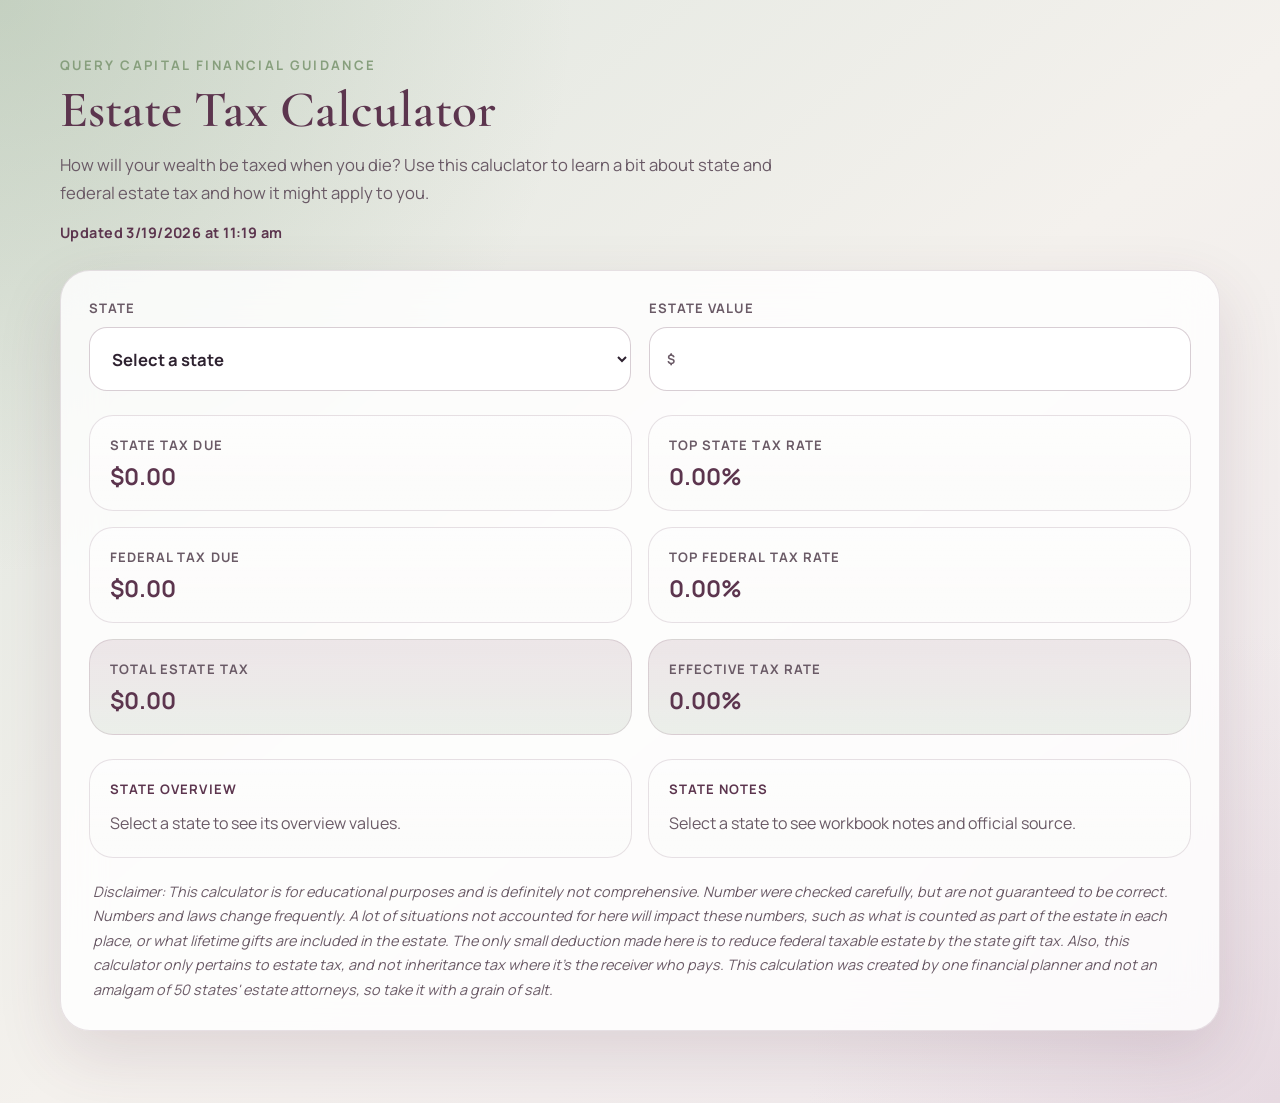
<file: docs/index.html>
<!DOCTYPE html>
<html lang="en">
  <head>
    <meta charset="UTF-8" />
    <meta name="viewport" content="width=device-width, initial-scale=1.0" />
    <title>Estate Tax Calculator</title>
    <link rel="preconnect" href="https://fonts.googleapis.com" />
    <link rel="preconnect" href="https://fonts.gstatic.com" crossorigin />
    <link
      href="https://fonts.googleapis.com/css2?family=Cormorant+Garamond:wght@500;600;700&family=Manrope:wght@400;500;700&display=swap"
      rel="stylesheet"
    />
    <link rel="stylesheet" href="./query-capital-estate-tax-2026-03-19-v7.css" />
  </head>
  <body>
    <main class="app-shell">
      <section class="hero">
        <p class="eyebrow">Query Capital Financial Guidance</p>
        <h1>Estate Tax Calculator</h1>
        <p class="lede">
          How will your wealth be taxed when you die? Use this caluclator to
          learn a bit about state and federal estate tax and how it might apply
          to you.
        </p>
        <p class="updated-stamp">Updated 3/19/2026 at 11:19 am</p>
      </section>

      <section class="calculator-card">
        <form id="calculator-form" class="calculator-form">
          <label class="field">
            <span>State</span>
            <select id="state" name="state" required></select>
          </label>

          <label class="field money-field">
            <span>Estate Value</span>
            <span class="money-input-wrap">
              <span class="money-prefix">$</span>
              <input
                id="estate-value"
                name="state_estate"
                type="text"
                inputmode="numeric"
                autocomplete="off"
                placeholder=""
                required
              />
            </span>
          </label>
        </form>

        <div class="results-grid">
          <article class="result-card">
            <p class="result-label">State Tax Due</p>
            <p id="state-tax-due" class="result-value">$0.00</p>
          </article>

          <article class="result-card">
            <p class="result-label">Top State Tax Rate</p>
            <p id="state-tax-rate" class="result-value">0.00%</p>
          </article>

          <article class="result-card">
            <p class="result-label">Federal Tax Due</p>
            <p id="federal-tax-due" class="result-value">$0.00</p>
          </article>

          <article class="result-card">
            <p class="result-label">Top Federal Tax Rate</p>
            <p id="federal-tax-rate" class="result-value">0.00%</p>
          </article>

          <article class="result-card accent">
            <p class="result-label">Total Estate Tax</p>
            <p id="total-tax-due" class="result-value">$0.00</p>
          </article>

          <article class="result-card accent">
            <p class="result-label">Effective Tax Rate</p>
            <p id="effective-tax-rate" class="result-value">0.00%</p>
          </article>
        </div>

        <div class="meta-grid">
          <article class="meta-card">
            <h2 id="state-overview-title">State Overview</h2>
            <div id="state-overview" class="meta-copy">
              Select a state to see its overview values.
            </div>
          </article>

          <article class="meta-card">
            <h2 id="state-notes-title">State Notes</h2>
            <div id="state-notes" class="meta-copy">
              Select a state to see its workbook notes and official source.
            </div>
          </article>
        </div>

        <p class="disclaimer">
          Disclaimer: This calculator is for educational purposes and is
          definitely not comprehensive. Number were checked carefully, but are
          not guaranteed to be correct. Numbers and laws change frequently. A
          lot of situations not accounted for here will impact these numbers,
          such as what is counted as part of the estate in each place, or what
          lifetime gifts are included in the estate. The only small deduction
          made here is to reduce federal taxable estate by the state gift tax.
          Also, this calculator only pertains to estate tax, and not
          inheritance tax where it's the receiver who pays. This calculation
          was created by one financial planner and not an amalgam of 50 states'
          estate attorneys, so take it with a grain of salt.
        </p>
      </section>
    </main>

    <script type="module" src="./query-capital-estate-tax-2026-03-19-v7.js"></script>
  </body>
</html>
</file>
<file: docs/query-capital-estate-tax-2026-03-19-v7.css>
:root {
  --query-green: #879f7d;
  --query-light-green: #dfe6de;
  --query-deep-purple: #5c354e;
  --query-muted-pink: #d6c0cd;
  --canvas: #f5f4f1;
  --panel: rgba(255, 255, 255, 0.82);
  --panel-strong: #f8f7f5;
  --text: #2e2230;
  --muted: #6a5a66;
  --line: rgba(92, 53, 78, 0.14);
  --shadow: 0 24px 64px rgba(92, 53, 78, 0.14);
}

* {
  box-sizing: border-box;
}

body {
  margin: 0;
  min-height: 100vh;
  font-family: "Manrope", sans-serif;
  color: var(--text);
  background:
    radial-gradient(circle at top left, rgba(135, 159, 125, 0.3), transparent 34%),
    radial-gradient(circle at bottom right, rgba(214, 192, 205, 0.36), transparent 28%),
    linear-gradient(140deg, var(--query-light-green) 0%, #f4f1ed 52%, #efe7ec 100%);
}

.app-shell {
  width: min(1160px, calc(100vw - 32px));
  margin: 0 auto;
  padding: 56px 0 72px;
}

.hero {
  margin-bottom: 28px;
}

.eyebrow {
  margin: 0 0 12px;
  color: var(--query-green);
  font-size: 0.82rem;
  font-weight: 700;
  letter-spacing: 0.18em;
  text-transform: uppercase;
}

.hero h1 {
  margin: 0;
  color: var(--query-deep-purple);
  font-family: "Cormorant Garamond", serif;
  font-size: clamp(2.8rem, 4vw, 4.6rem);
  font-weight: 600;
  line-height: 0.95;
}

.lede {
  max-width: 760px;
  margin: 16px 0 0;
  color: var(--muted);
  font-size: 1.04rem;
  line-height: 1.7;
}

.updated-stamp {
  margin: 16px 0 0;
  color: var(--query-deep-purple);
  font-size: 0.9rem;
  font-weight: 700;
  letter-spacing: 0.03em;
}

.calculator-card {
  padding: 28px;
  border: 1px solid var(--line);
  border-radius: 30px;
  background: var(--panel);
  backdrop-filter: blur(20px);
  box-shadow: var(--shadow);
}

.calculator-form {
  display: grid;
  grid-template-columns: repeat(2, minmax(0, 1fr));
  gap: 18px;
}

.field {
  display: grid;
  gap: 10px;
}

.field span,
.meta-card h2,
.result-label {
  color: var(--muted);
  font-size: 0.82rem;
  font-weight: 700;
  letter-spacing: 0.08em;
  text-transform: uppercase;
}

.field select,
.field input {
  width: 100%;
  height: 64px;
  padding: 0 18px;
  border: 1.5px solid rgba(92, 53, 78, 0.24);
  border-radius: 18px;
  background: rgba(255, 255, 255, 0.92);
  color: var(--text);
  font: inherit;
  font-size: 1.04rem;
  font-weight: 700;
  box-shadow: inset 0 1px 0 rgba(255, 255, 255, 0.7);
}

.field select:focus,
.field input:focus {
  outline: 2px solid rgba(135, 159, 125, 0.22);
  border-color: var(--query-deep-purple);
}

.money-input-wrap {
  position: relative;
  display: block;
}

.money-prefix {
  position: absolute;
  top: 50%;
  left: 18px;
  transform: translateY(-50%);
  color: var(--query-deep-purple);
  font-size: 1.04rem;
  font-weight: 700;
  pointer-events: none;
}

.money-field input {
  padding-left: 38px;
}

.results-grid,
.meta-grid {
  display: grid;
  gap: 16px;
  margin-top: 24px;
}

.results-grid {
  grid-template-columns: repeat(2, minmax(0, 1fr));
}

.meta-grid {
  grid-template-columns: repeat(2, minmax(0, 1fr));
}

.result-card,
.meta-card {
  padding: 20px;
  border: 1px solid var(--line);
  border-radius: 24px;
  background:
    linear-gradient(180deg, rgba(255, 255, 255, 0.78), rgba(255, 255, 255, 0.56)),
    var(--panel-strong);
}

.result-card.accent {
  background:
    linear-gradient(180deg, rgba(214, 192, 205, 0.32), rgba(223, 230, 222, 0.5)),
    var(--panel-strong);
}

.result-label {
  margin: 0 0 10px;
}

.result-value {
  margin: 0;
  color: var(--query-deep-purple);
  font-size: clamp(1.35rem, 1.8vw, 1.9rem);
  font-weight: 700;
  line-height: 1.12;
}

.meta-card h2 {
  margin: 0 0 12px;
  color: var(--query-deep-purple);
}

.meta-copy {
  margin: 0;
  color: var(--muted);
  line-height: 1.7;
}

.meta-copy span {
  display: block;
}

.overview-method {
  margin-top: 14px;
  padding-top: 14px;
  border-top: 1px solid var(--line);
}

.notes-method {
  display: block;
}

.notes-source {
  display: block;
  margin-top: 14px;
  padding-top: 14px;
  border-top: 1px solid var(--line);
}

.disclaimer {
  margin: 22px 4px 0;
  color: var(--muted);
  font-size: 0.9rem;
  font-style: italic;
  line-height: 1.7;
}

.source-link {
  color: var(--query-deep-purple);
  font-weight: 700;
  text-decoration-thickness: 0.08em;
  text-underline-offset: 0.14em;
}

.source-link:hover {
  color: var(--query-green);
}

@media (max-width: 1024px) {
  .meta-grid {
    grid-template-columns: 1fr;
  }
}

@media (max-width: 760px) {
  .calculator-form,
  .results-grid,
  .meta-grid {
    grid-template-columns: 1fr;
  }

  .app-shell {
    width: min(100vw - 20px, 1160px);
    padding-top: 28px;
    padding-bottom: 36px;
  }

  .calculator-card {
    padding: 18px;
    border-radius: 24px;
  }
}
</file>
